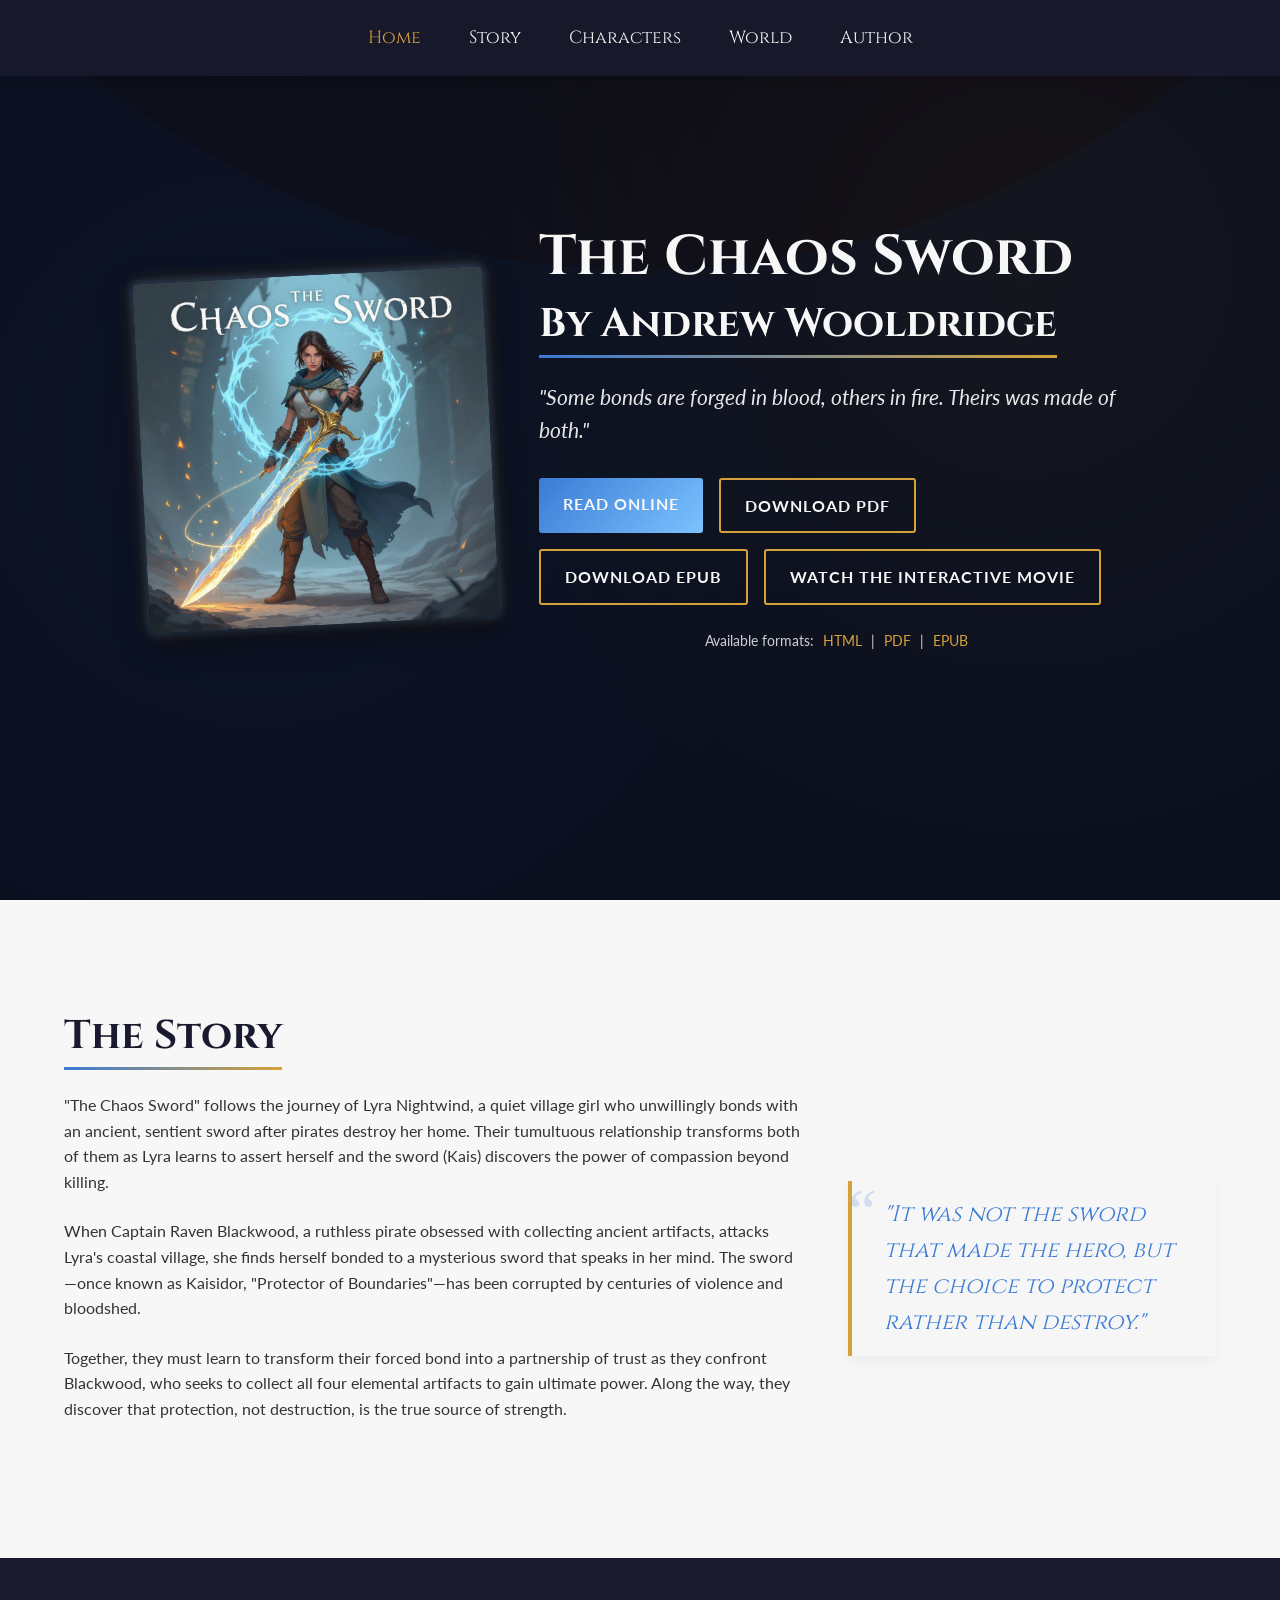
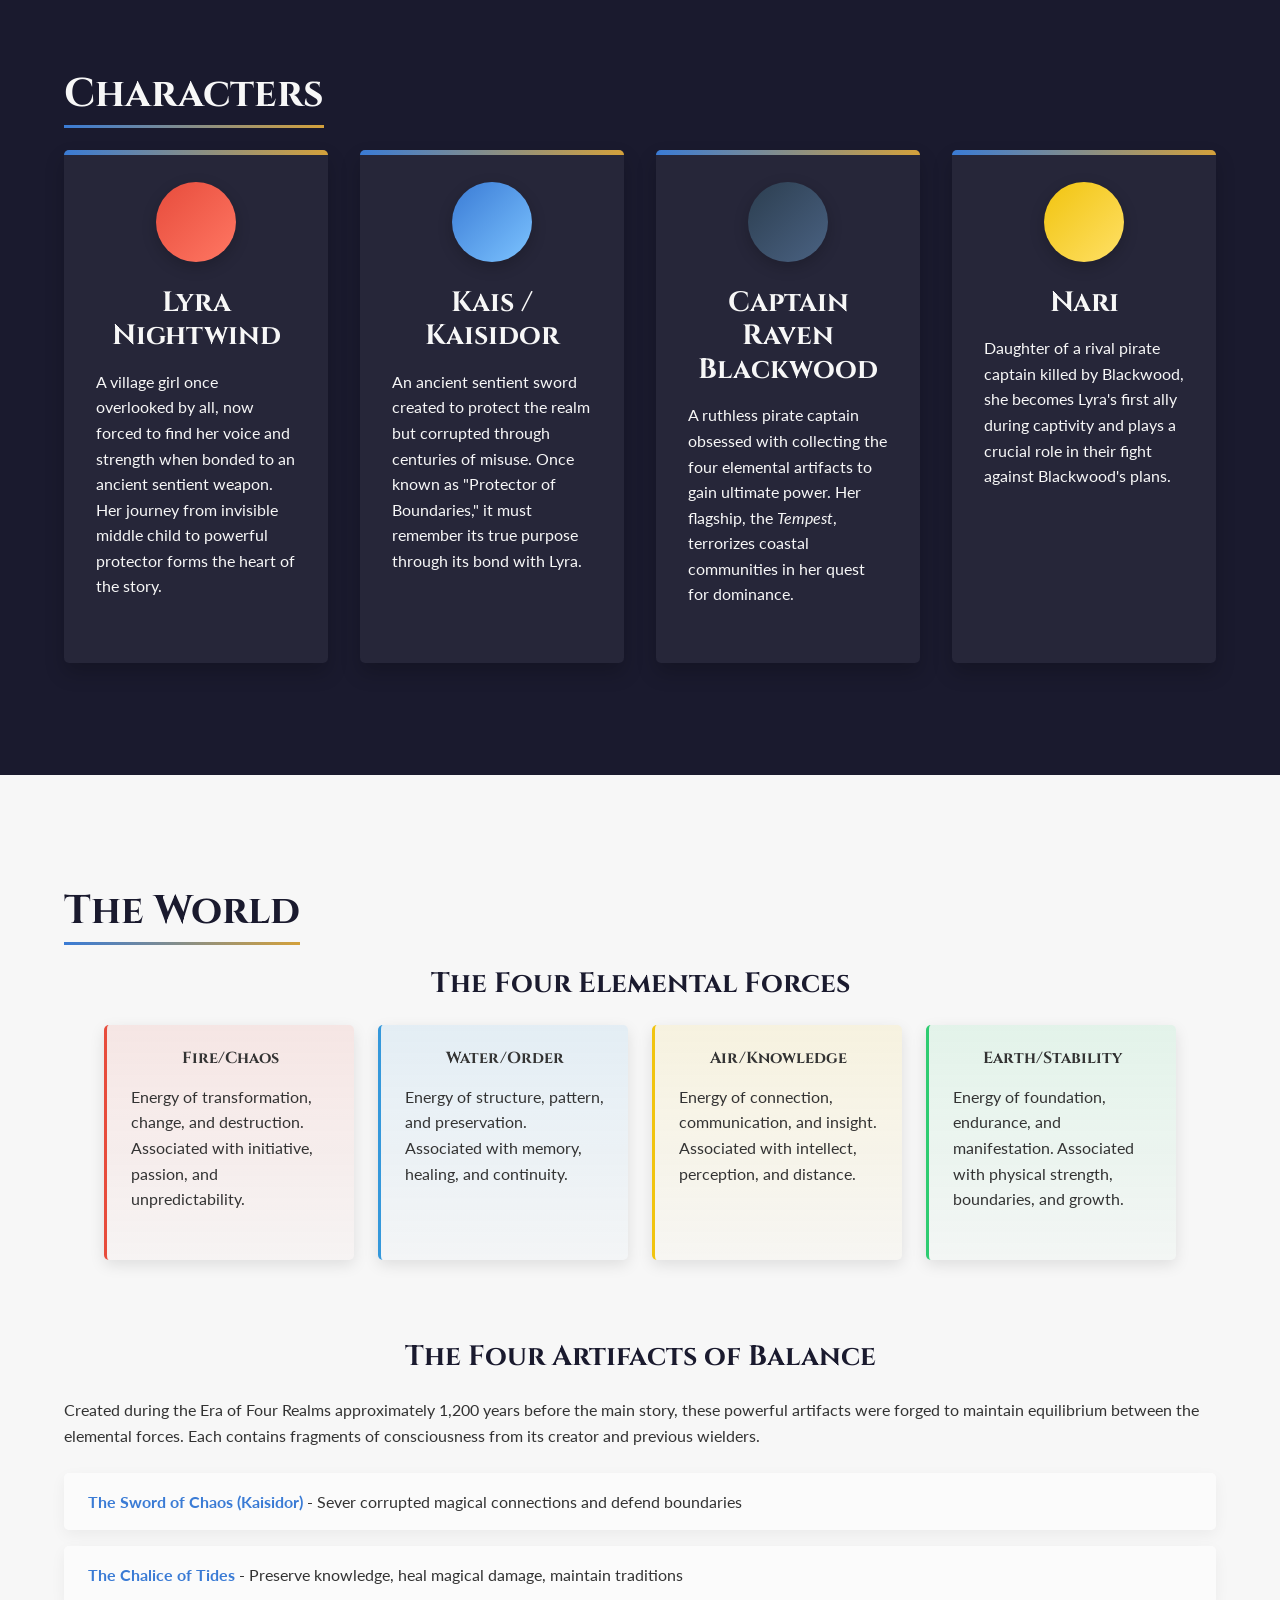
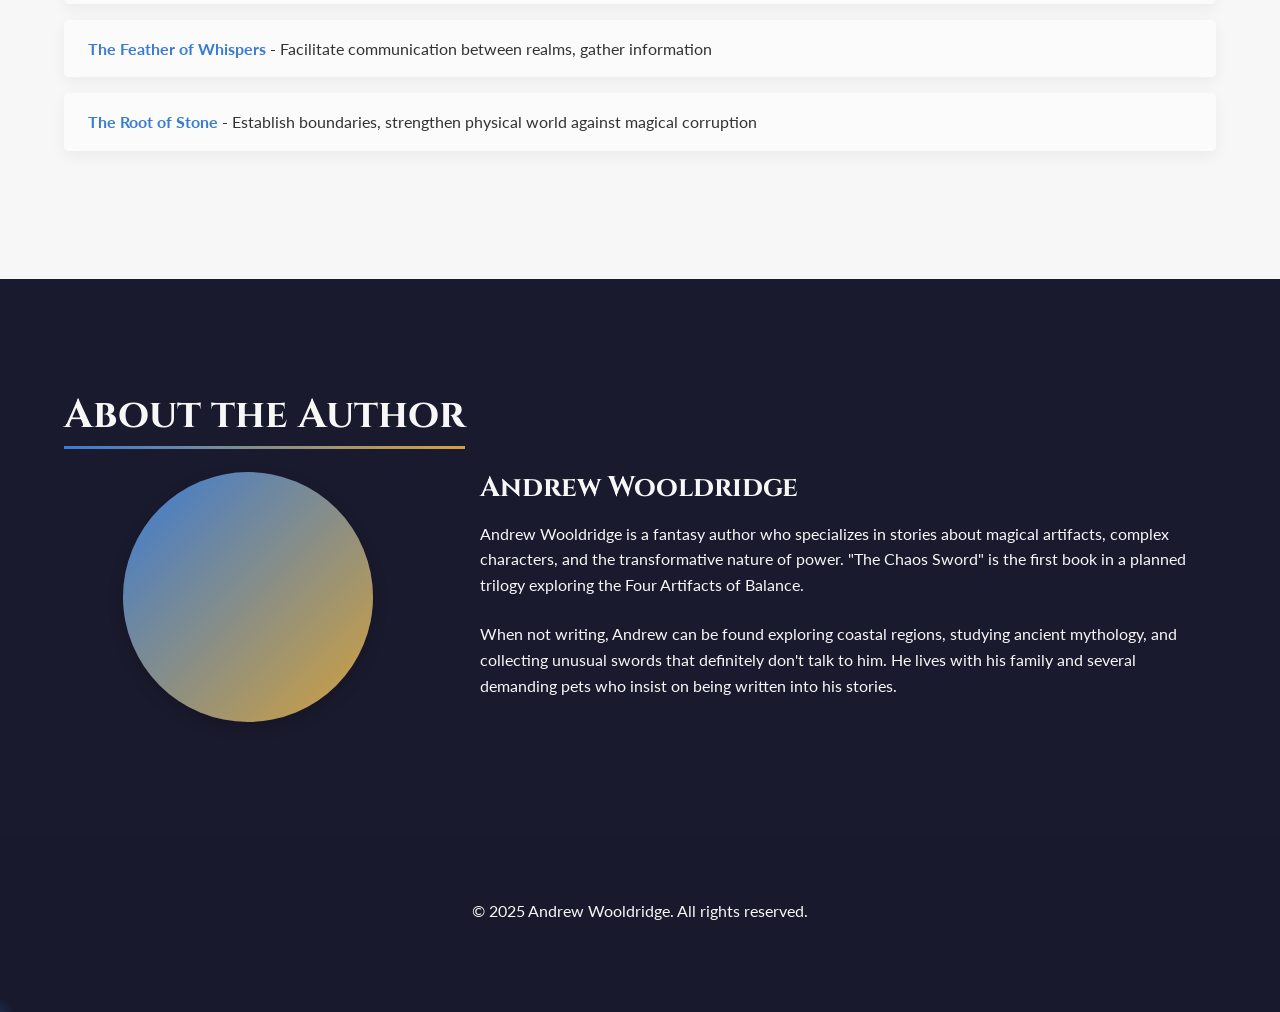
<file: index.html>
<!DOCTYPE html>
<html lang="en">
    <head>
        <meta charset="UTF-8">
        <meta name="viewport" content="width=device-width, initial-scale=1.0">
        <title>The Chaos Sword - A Fantasy Novel</title>
        <link rel="stylesheet" href="styles.css">
        <link rel="preconnect" href="https://fonts.googleapis.com">
        <link rel="preconnect" href="https://fonts.gstatic.com" crossorigin="crossorigin">
        <link href="https://fonts.googleapis.com/css2?family=Cinzel:wght@400;700&family=Lato:wght@300;400;700&display=swap" rel="stylesheet">
    </head>
    <body class="sword-cursor">
        <div class="bg-overlay"></div>

        <header>
            <nav>
                <ul>
                    <li>
                        <a href="#home">Home</a>
                    </li>
                    <li>
                        <a href="#story">Story</a>
                    </li>
                    <li>
                        <a href="#characters">Characters</a>
                    </li>
                    <li>
                        <a href="#world">World</a>
                    </li>
                    <li>
                        <a href="#author">Author</a>
                    </li>
                </ul>
            </nav>
        </header>

        <section id="home" class="hero">
            <div class="hero-content">
                <img src="cover2.jpg" alt="The Chaos Sword Book Cover" class="book-cover">
                <div class="hero-text">
                    <h1>The Chaos Sword</h1>
                    <h2>By Andrew Wooldridge</h2>
                    <p class="tagline">"Some bonds are forged in blood, others in fire. Theirs was made of both."</p>
                    <div class="cta-buttons">
                        <a href="output/TheChaosSword.html" class="cta-button primary">Read Online</a>
                        <a href="output/TheChaosSword.pdf" class="cta-button secondary">Download PDF</a>
                        <a href="output/TheChaosSword.epub" class="cta-button secondary">Download EPUB</a>
                        <a href="interactive/index.html" class="cta-button secondary">Watch the Interactive Movie</a>
                    </div>
                    <div class="download-formats">
                        <p>Available formats:
                            <a href="output/TheChaosSword.html">HTML</a>
                            |
                            <a href="output/TheChaosSword.pdf">PDF</a>
                            |
                            <a href="output/TheChaosSword.epub">EPUB</a>
                        </p>
                    </div>
                </div>
            </div>
        </section>

        <section id="story" class="story-section">
            <div class="container">
                <h2>The Story</h2>
                <div class="story-content">
                    <div class="story-text">
                        <p>"The Chaos Sword" follows the journey of Lyra Nightwind, a quiet village girl who unwillingly bonds with an ancient, sentient sword after pirates destroy her home. Their tumultuous relationship transforms both of them as Lyra learns to assert herself and the sword (Kais) discovers the power of compassion beyond killing.</p>
                        <p>When Captain Raven Blackwood, a ruthless pirate obsessed with collecting ancient artifacts, attacks Lyra's coastal village, she finds herself bonded to a mysterious sword that speaks in her mind. The sword—once known as Kaisidor, "Protector of Boundaries"—has been corrupted by centuries of violence and bloodshed.</p>
                        <p>Together, they must learn to transform their forced bond into a partnership of trust as they confront Blackwood, who seeks to collect all four elemental artifacts to gain ultimate power. Along the way, they discover that protection, not destruction, is the true source of strength.</p>
                    </div>
                    <div class="story-quote">
                        <blockquote>
                            "It was not the sword that made the hero, but the choice to protect rather than destroy."
                        </blockquote>
                    </div>
                </div>
            </div>
        </section>

        <section id="characters" class="characters-section">
            <div class="container">
                <h2>Characters</h2>
                <div class="character-cards">
                    <div class="character-card">
                        <div class="character-icon sword-icon"></div>
                        <h3>Lyra Nightwind</h3>
                        <p>A village girl once overlooked by all, now forced to find her voice and strength when bonded to an ancient sentient weapon. Her journey from invisible middle child to powerful protector forms the heart of the story.</p>
                    </div>
                    <div class="character-card">
                        <div class="character-icon artifact-icon"></div>
                        <h3>Kais / Kaisidor</h3>
                        <p>An ancient sentient sword created to protect the realm but corrupted through centuries of misuse. Once known as "Protector of Boundaries," it must remember its true purpose through its bond with Lyra.</p>
                    </div>
                    <div class="character-card">
                        <div class="character-icon villain-icon"></div>
                        <h3>Captain Raven Blackwood</h3>
                        <p>A ruthless pirate captain obsessed with collecting the four elemental artifacts to gain ultimate power. Her flagship, the
                            <em>Tempest</em>, terrorizes coastal communities in her quest for dominance.</p>
                    </div>
                    <div class="character-card">
                        <div class="character-icon ally-icon"></div>
                        <h3>Nari</h3>
                        <p>Daughter of a rival pirate captain killed by Blackwood, she becomes Lyra's first ally during captivity and plays a crucial role in their fight against Blackwood's plans.</p>
                    </div>
                </div>
            </div>
        </section>

        <section id="world" class="world-section">
            <div class="container">
                <h2>The World</h2>
                <div class="world-content">
                    <div class="magic-system">
                        <h3>The Four Elemental Forces</h3>
                        <div class="elements-container">
                            <div class="element fire">
                                <h4>Fire/Chaos</h4>
                                <p>Energy of transformation, change, and destruction. Associated with initiative, passion, and unpredictability.</p>
                            </div>
                            <div class="element water">
                                <h4>Water/Order</h4>
                                <p>Energy of structure, pattern, and preservation. Associated with memory, healing, and continuity.</p>
                            </div>
                            <div class="element air">
                                <h4>Air/Knowledge</h4>
                                <p>Energy of connection, communication, and insight. Associated with intellect, perception, and distance.</p>
                            </div>
                            <div class="element earth">
                                <h4>Earth/Stability</h4>
                                <p>Energy of foundation, endurance, and manifestation. Associated with physical strength, boundaries, and growth.</p>
                            </div>
                        </div>
                    </div>

                    <div class="artifacts">
                        <h3>The Four Artifacts of Balance</h3>
                        <p>Created during the Era of Four Realms approximately 1,200 years before the main story, these powerful artifacts were forged to maintain equilibrium between the elemental forces. Each contains fragments of consciousness from its creator and previous wielders.</p>
                        <ul class="artifact-list">
                            <li>
                                <span class="artifact-name">The Sword of Chaos (Kaisidor)</span>
                                - Sever corrupted magical connections and defend boundaries</li>
                            <li>
                                <span class="artifact-name">The Chalice of Tides</span>
                                - Preserve knowledge, heal magical damage, maintain traditions</li>
                            <li>
                                <span class="artifact-name">The Feather of Whispers</span>
                                - Facilitate communication between realms, gather information</li>
                            <li>
                                <span class="artifact-name">The Root of Stone</span>
                                - Establish boundaries, strengthen physical world against magical corruption</li>
                        </ul>
                    </div>
                </div>
            </div>
        </section>

        <section id="author" class="author-section">
            <div class="container">
                <h2>About the Author</h2>
                <div class="author-content">
                    <div class="author-image">
                        <!-- Placeholder for author image -->
                        <div class="author-placeholder"></div>
                    </div>
                    <div class="author-bio">
                        <h3>Andrew Wooldridge</h3>
                        <p>Andrew Wooldridge is a fantasy author who specializes in stories about magical artifacts, complex characters, and the transformative nature of power. "The Chaos Sword" is the first book in a planned trilogy exploring the Four Artifacts of Balance.</p>
                        <p>When not writing, Andrew can be found exploring coastal regions, studying ancient mythology, and collecting unusual swords that definitely don't talk to him. He lives with his family and several demanding pets who insist on being written into his stories.</p>
                    </div>
                </div>
            </div>
        </section>

        <footer>
            <div class="container">
                <p>&copy; 2025 Andrew Wooldridge. All rights reserved.</p>
            </div>
        </footer>

        <script src="script.js"></script>
    </body>
</html>
</file>
<file: styles.css>
/* The Chaos Sword Website Styles */

/* === Custom Cursor === */
.sword-cursor {
    cursor: none;
}

/* Custom cursor styling */
.custom-cursor {
    position: fixed;
    width: 32px;
    height: 32px;
    pointer-events: none;
    z-index: 9999;
    transform: translate(-16px, -16px);
}

.sword-cursor * {
    cursor: none;
}

/* Particle styling */
.cursor-particle {
    position: fixed;
    width: 8px;
    height: 8px;
    border-radius: 50%;
    pointer-events: none;
    z-index: 9998;
    opacity: 0;
    transform: translate(-50%, -50%);
    animation: particle-fade 1s ease-out forwards;
}

@keyframes particle-fade {
    0% {
        opacity: 0.7;
        transform: translate(-50%, -50%) scale(0.5);
    }
    100% {
        opacity: 0;
        transform: translate(-50%, -50%) translate(var(--tx), var(--ty)) scale(1);
    }
}

/* === Base Styles === */
:root {
    --fire-chaos: #e74c3c;
    --fire-chaos-light: #ff7763;
    --water-order: #3498db;
    --water-order-light: #7cc3ff;
    --air-knowledge: #f1c40f;
    --air-knowledge-light: #ffe066;
    --earth-stability: #2ecc71;
    --earth-stability-light: #7defa1;

    --primary-color: #3a7bd5; /* Blue-gold fusion: blue component */
    --secondary-color: #d4a13b; /* Blue-gold fusion: gold component */
    --dark-bg: #1a1a2e;
    --light-bg: #f7f7f7;
    --text-light: #f7f7f7;
    --text-dark: #333333;

    --font-heading: 'Cinzel', serif;
    --font-body: 'Lato', sans-serif;
}

* {
    margin: 0;
    padding: 0;
    box-sizing: border-box;
}

html {
    scroll-behavior: smooth;
}

body {
    font-family: var(--font-body);
    line-height: 1.6;
    color: var(--text-dark);
    background-color: var(--dark-bg);
    background-image: url('data:image/svg+xml;charset=utf8,%3Csvg xmlns="http://www.w3.org/2000/svg" viewBox="0 0 100 100" preserveAspectRatio="none"%3E%3Cpath fill="%231a1a2e" d="M0,0 L100,0 L100,100 L0,100 Z"%3E%3C/path%3E%3Cpath fill="%23162447" opacity="0.7" d="M0,0 C30,40 70,40 100,0 L100,100 L0,100 Z"%3E%3C/path%3E%3C/svg%3E');
    background-size: cover;
    background-attachment: fixed;
    overflow-x: hidden;
}

h1, h2, h3, h4, h5, h6 {
    font-family: var(--font-heading);
    font-weight: 700;
    margin-bottom: 1rem;
    line-height: 1.2;
}

h1 {
    font-size: 3.5rem;
    margin-bottom: 0.5rem;
}

h2 {
    font-size: 2.5rem;
    margin-bottom: 2rem;
    position: relative;
    display: inline-block;
}

h2::after {
    content: "";
    position: absolute;
    bottom: -10px;
    left: 0;
    width: 100%;
    height: 3px;
    background: linear-gradient(90deg, var(--primary-color), var(--secondary-color));
}

h3 {
    font-size: 1.75rem;
}

p {
    margin-bottom: 1.5rem;
}

a {
    color: var(--primary-color);
    text-decoration: none;
    transition: all 0.3s ease;
}

a:hover {
    color: var(--secondary-color);
}

img {
    max-width: 100%;
    height: auto;
}

ul {
    list-style-type: none;
}

.container {
    width: 90%;
    max-width: 1200px;
    margin: 0 auto;
    padding: 2rem 0;
}

/* === Header and Navigation === */
header {
    background-color: rgba(26, 26, 46, 0.9);
    position: fixed;
    width: 100%;
    z-index: 1000;
    top: 0;
    box-shadow: 0 2px 10px rgba(0, 0, 0, 0.2);
}

nav ul {
    display: flex;
    justify-content: center;
    padding: 1.5rem 0;
}

nav ul li {
    margin: 0 1.5rem;
}

nav ul li a {
    color: var(--text-light);
    font-family: var(--font-heading);
    font-size: 1.1rem;
    position: relative;
}

nav ul li a::after {
    content: "";
    position: absolute;
    width: 0;
    height: 2px;
    bottom: -5px;
    left: 0;
    background: linear-gradient(90deg, var(--primary-color), var(--secondary-color));
    transition: width 0.3s ease;
}

nav ul li a:hover::after {
    width: 100%;
}

/* === Hero Section === */
.hero {
    height: 100vh;
    display: flex;
    align-items: center;
    justify-content: center;
    color: var(--text-light);
    position: relative;
    overflow: hidden;
}

.hero::before {
    content: "";
    position: absolute;
    top: 0;
    left: 0;
    width: 100%;
    height: 100%;
    background: rgba(0, 0, 0, 0.5);
    z-index: 1;
}

.hero-content {
    display: flex;
    align-items: center;
    justify-content: center;
    flex-wrap: wrap;
    gap: 3rem;
    z-index: 2;
    width: 90%;
    max-width: 1200px;
    padding: 2rem;
}

.book-cover {
    max-width: 350px;
    border-radius: 5px;
    box-shadow: 0 10px 30px rgba(0, 0, 0, 0.5),
                0 0 20px rgba(58, 123, 213, 0.3),
                0 0 40px rgba(212, 161, 59, 0.2);
    transform: rotate(-3deg);
    transition: transform 0.5s ease, box-shadow 0.5s ease;
}

.book-cover:hover {
    transform: rotate(0deg) scale(1.03);
    box-shadow: 0 15px 40px rgba(0, 0, 0, 0.6),
                0 0 30px rgba(58, 123, 213, 0.4),
                0 0 60px rgba(212, 161, 59, 0.3);
}

.hero-text {
    max-width: 600px;
}

.tagline {
    font-style: italic;
    font-size: 1.3rem;
    margin-bottom: 2rem;
    color: rgba(255, 255, 255, 0.9);
}

.cta-buttons {
    display: flex;
    gap: 1rem;
    flex-wrap: wrap;
}

.cta-button {
    padding: 0.8rem 1.5rem;
    border-radius: 3px;
    font-weight: 700;
    letter-spacing: 1px;
    text-transform: uppercase;
    transition: all 0.3s ease;
}

.cta-button.primary {
    background: linear-gradient(135deg, var(--primary-color), var(--water-order-light));
    color: var(--text-light);
}

.cta-button.secondary {
    background: transparent;
    color: var(--text-light);
    border: 2px solid var(--secondary-color);
}

.cta-button.primary:hover {
    background: linear-gradient(135deg, var(--water-order-light), var(--primary-color));
    transform: translateY(-2px);
    box-shadow: 0 5px 15px rgba(58, 123, 213, 0.4);
}

.cta-button.secondary:hover {
    background-color: rgba(212, 161, 59, 0.1);
    transform: translateY(-2px);
    box-shadow: 0 5px 15px rgba(212, 161, 59, 0.3);
}

.download-formats {
    margin-top: 1.5rem;
    text-align: center;
}

.download-formats p {
    font-size: 0.9rem;
    color: rgba(255, 255, 255, 0.8);
}

.download-formats a {
    color: var(--secondary-color);
    transition: all 0.2s ease;
    padding: 0 5px;
}

.download-formats a:hover {
    color: var(--water-order-light);
    text-decoration: underline;
}

/* === Story Section === */
.story-section {
    background-color: var(--light-bg);
    padding: 5rem 0;
    position: relative;
}

.story-section h2 {
    text-align: center;
    color: var(--dark-bg);
}

.story-content {
    display: flex;
    gap: 3rem;
    flex-wrap: wrap;
}

.story-text {
    flex: 2;
    min-width: 300px;
}

.story-quote {
    flex: 1;
    min-width: 250px;
    display: flex;
    align-items: center;
}

blockquote {
    font-family: var(--font-heading);
    font-size: 1.4rem;
    font-style: italic;
    color: var(--primary-color);
    line-height: 1.6;
    position: relative;
    padding: 1rem 2rem;
    border-left: 4px solid var(--secondary-color);
    background-color: rgba(247, 247, 247, 0.7);
    box-shadow: 0 5px 15px rgba(0, 0, 0, 0.05);
}

blockquote::before {
    content: "\201C";
    font-size: 4rem;
    font-family: Georgia, serif;
    position: absolute;
    left: -10px;
    top: -20px;
    color: rgba(58, 123, 213, 0.2);
}

/* === Characters Section === */
.characters-section {
    background-color: var(--dark-bg);
    color: var(--text-light);
    padding: 5rem 0;
    position: relative;
}

.characters-section h2 {
    text-align: center;
    color: var(--text-light);
}

.character-cards {
    display: flex;
    gap: 2rem;
    flex-wrap: wrap;
    justify-content: center;
}

.character-card {
    background: rgba(255, 255, 255, 0.05);
    border-radius: 5px;
    padding: 2rem;
    flex: 1;
    min-width: 250px;
    max-width: 350px;
    box-shadow: 0 10px 20px rgba(0, 0, 0, 0.2);
    transition: all 0.3s ease;
    position: relative;
    overflow: hidden;
}

.character-card::before {
    content: "";
    position: absolute;
    top: 0;
    left: 0;
    width: 100%;
    height: 5px;
    background: linear-gradient(90deg, var(--primary-color), var(--secondary-color));
}

.character-card:hover {
    transform: translateY(-10px);
    box-shadow: 0 15px 30px rgba(0, 0, 0, 0.3);
}

.character-icon {
    width: 80px;
    height: 80px;
    border-radius: 50%;
    margin: 0 auto 1.5rem;
    display: flex;
    align-items: center;
    justify-content: center;
    box-shadow: 0 5px 15px rgba(0, 0, 0, 0.2);
}

.sword-icon {
    background: linear-gradient(135deg, var(--fire-chaos), var(--fire-chaos-light));
}

.artifact-icon {
    background: linear-gradient(135deg, var(--primary-color), var(--water-order-light));
}

.villain-icon {
    background: linear-gradient(135deg, #2c3e50, #4a6282);
}

.ally-icon {
    background: linear-gradient(135deg, var(--air-knowledge), var(--air-knowledge-light));
}

.character-card h3 {
    text-align: center;
    margin-bottom: 1rem;
}

/* === World Section === */
.world-section {
    background-color: var(--light-bg);
    padding: 5rem 0;
    position: relative;
}

.world-section h2 {
    text-align: center;
    color: var(--dark-bg);
}

.world-content {
    display: flex;
    flex-direction: column;
    gap: 3rem;
}

.magic-system h3, .artifacts h3 {
    color: var(--dark-bg);
    margin-bottom: 1.5rem;
    text-align: center;
}

.elements-container {
    display: flex;
    flex-wrap: wrap;
    gap: 1.5rem;
    justify-content: center;
}

.element {
    flex: 1;
    min-width: 200px;
    max-width: 250px;
    padding: 1.5rem;
    border-radius: 5px;
    box-shadow: 0 5px 15px rgba(0, 0, 0, 0.1);
    transition: all 0.3s ease;
}

.element:hover {
    transform: translateY(-5px);
    box-shadow: 0 10px 25px rgba(0, 0, 0, 0.15);
}

.element h4 {
    margin-bottom: 1rem;
    text-align: center;
}

.fire {
    background: linear-gradient(to bottom, rgba(231, 76, 60, 0.1), rgba(231, 76, 60, 0.02));
    border-left: 3px solid var(--fire-chaos);
}

.water {
    background: linear-gradient(to bottom, rgba(52, 152, 219, 0.1), rgba(52, 152, 219, 0.02));
    border-left: 3px solid var(--water-order);
}

.air {
    background: linear-gradient(to bottom, rgba(241, 196, 15, 0.1), rgba(241, 196, 15, 0.02));
    border-left: 3px solid var(--air-knowledge);
}

.earth {
    background: linear-gradient(to bottom, rgba(46, 204, 113, 0.1), rgba(46, 204, 113, 0.02));
    border-left: 3px solid var(--earth-stability);
}

.artifacts {
    margin-top: 2rem;
}

.artifact-list {
    list-style-type: none;
    padding: 0;
}

.artifact-list li {
    padding: 1rem 1.5rem;
    margin-bottom: 1rem;
    background-color: rgba(255, 255, 255, 0.5);
    border-radius: 5px;
    box-shadow: 0 5px 15px rgba(0, 0, 0, 0.05);
    transition: all 0.3s ease;
}

.artifact-list li:hover {
    transform: translateX(5px);
    box-shadow: 0 5px 15px rgba(0, 0, 0, 0.1);
}

.artifact-name {
    font-weight: 700;
    color: var(--primary-color);
}

/* === Author Section === */
.author-section {
    background-color: var(--dark-bg);
    color: var(--text-light);
    padding: 5rem 0;
    position: relative;
}

.author-section h2 {
    text-align: center;
    color: var(--text-light);
}

.author-content {
    display: flex;
    gap: 3rem;
    flex-wrap: wrap;
    align-items: center;
}

.author-image {
    flex: 1;
    min-width: 250px;
    display: flex;
    justify-content: center;
}

.author-placeholder {
    width: 250px;
    height: 250px;
    border-radius: 50%;
    background: linear-gradient(135deg, var(--primary-color), var(--secondary-color));
    box-shadow: 0 5px 15px rgba(0, 0, 0, 0.2);
}

.author-bio {
    flex: 2;
    min-width: 300px;
}

.social-links {
    margin-top: 1.5rem;
    display: flex;
    gap: 1rem;
}

.social-link {
    padding: 0.5rem 1rem;
    background-color: rgba(255, 255, 255, 0.1);
    border-radius: 3px;
    color: var(--text-light);
    transition: all 0.3s ease;
}

.social-link:hover {
    background-color: var(--primary-color);
    color: var(--text-light);
}

/* === Footer === */
footer {
    background-color: rgba(26, 26, 46, 0.95);
    color: var(--text-light);
    padding: 2rem 0;
    text-align: center;
}

.footer-links {
    display: flex;
    justify-content: center;
    gap: 1.5rem;
    margin-top: 1rem;
}

.footer-links a {
    color: rgba(255, 255, 255, 0.7);
}

.footer-links a:hover {
    color: var(--secondary-color);
}

/* === Background Effects === */
.bg-overlay {
    position: fixed;
    top: 0;
    left: 0;
    width: 100%;
    height: 100%;
    background:
        radial-gradient(circle at 20% 50%, rgba(58, 123, 213, 0.1) 0%, transparent 50%),
        radial-gradient(circle at 80% 30%, rgba(212, 161, 59, 0.1) 0%, transparent 50%);
    pointer-events: none;
    z-index: -1;
}

/* === Responsive Styles === */
@media (max-width: 768px) {
    h1 {
        font-size: 2.5rem;
    }

    h2 {
        font-size: 2rem;
    }

    .hero-content {
        flex-direction: column;
        text-align: center;
    }

    .story-content, .author-content {
        flex-direction: column;
    }

    .book-cover {
        transform: rotate(0);
    }

    .character-card, .element {
        min-width: 100%;
    }

    nav ul {
        flex-direction: column;
        align-items: center;
    }

    nav ul li {
        margin: 0.5rem 0;
    }
}

@media (max-width: 480px) {
    .container {
        width: 95%;
    }

    .hero {
        padding-top: 80px;
    }

    .cta-buttons {
        flex-direction: column;
        width: 100%;
    }

    .cta-button {
        text-align: center;
    }

    .download-formats {
        margin-top: 2rem;
    }

    .download-formats p {
        font-size: 0.85rem;
    }
}
</file>
